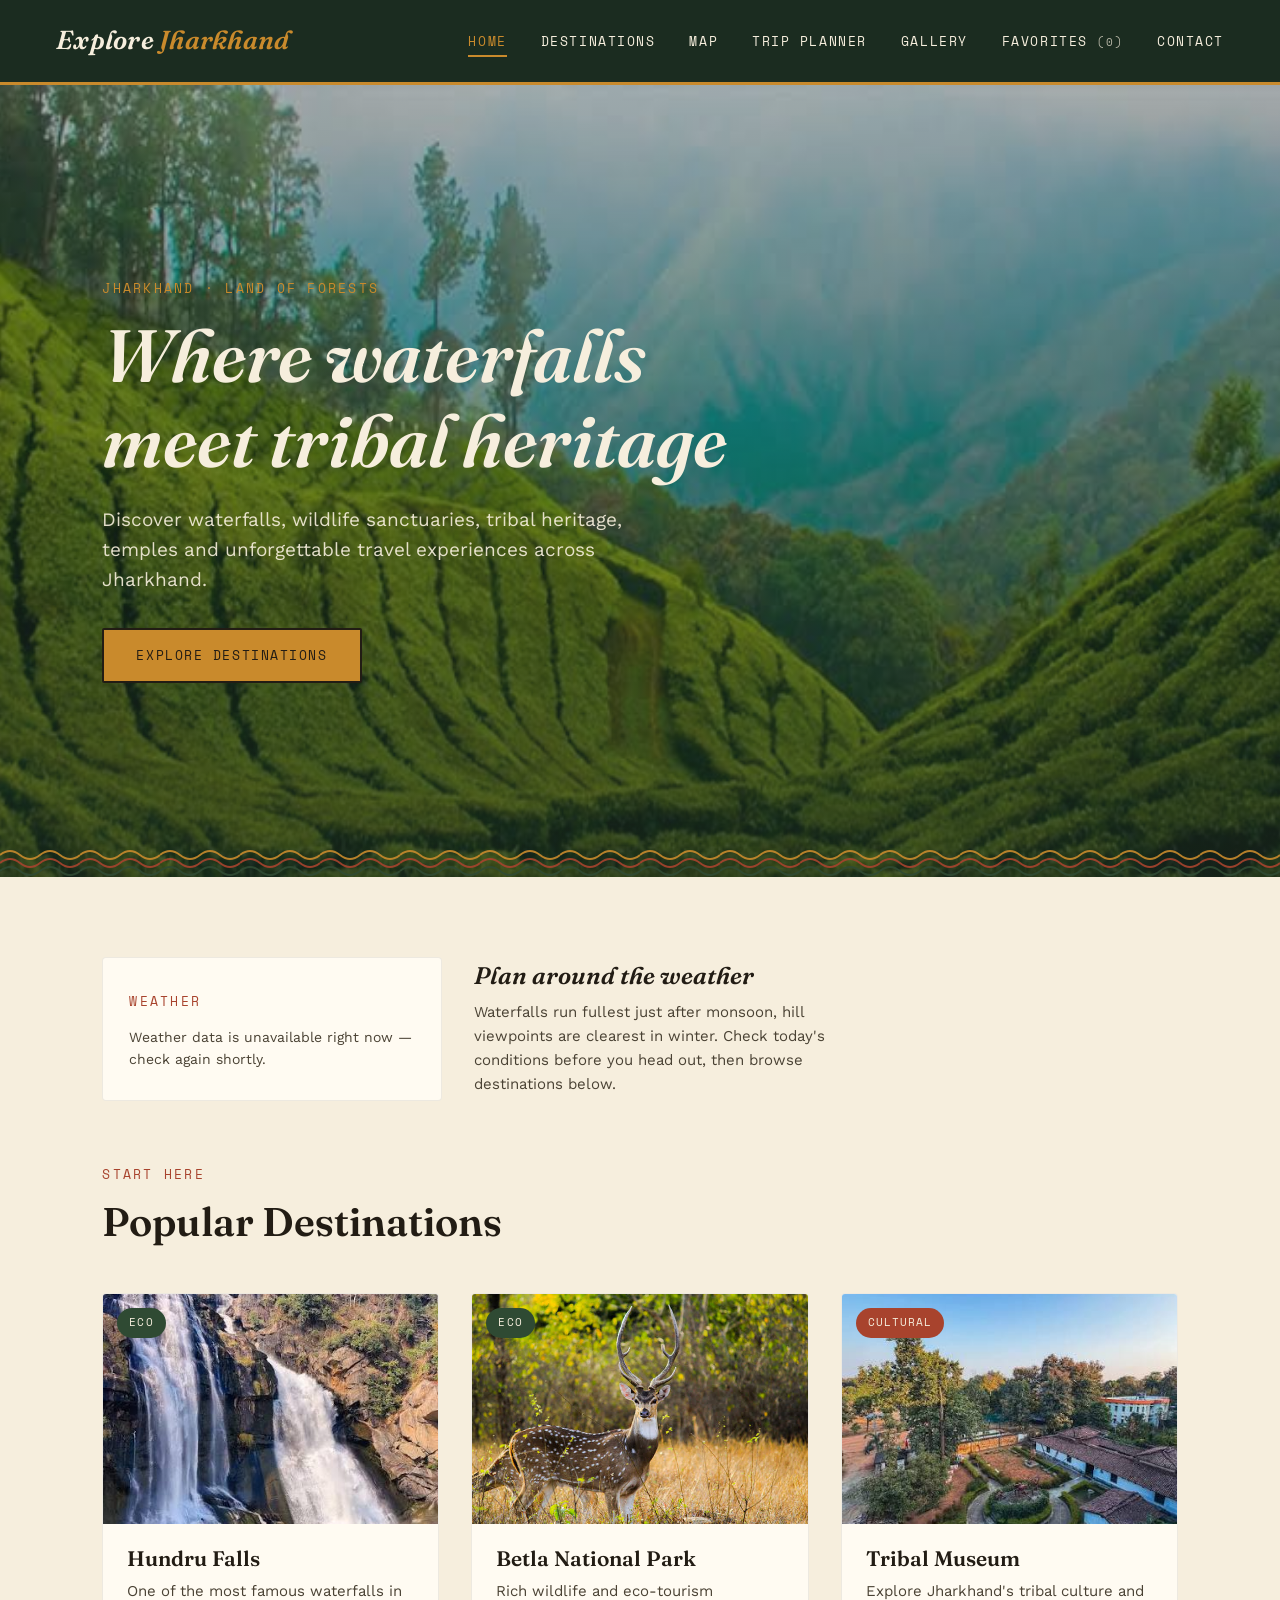
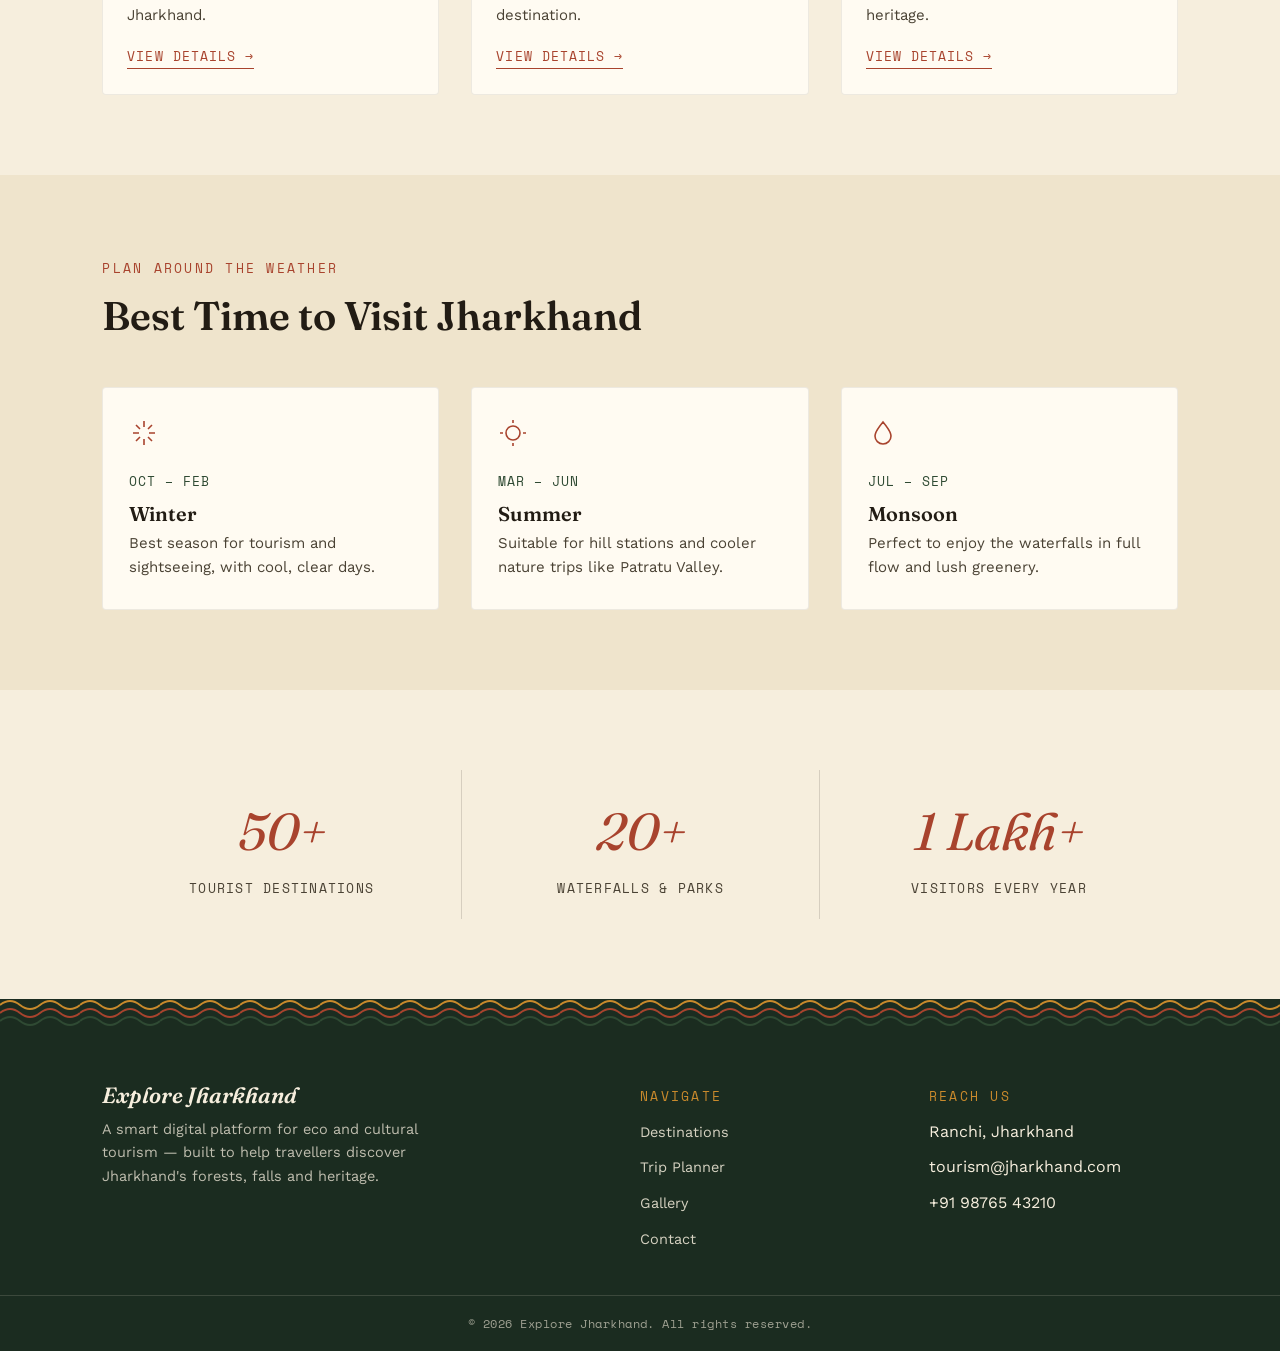
<file: index.html>
<!DOCTYPE html>
<html lang="en">
<head>
<meta charset="UTF-8">
<meta name="viewport" content="width=device-width, initial-scale=1.0">
<title>Explore Jharkhand — Home</title>
<link rel="icon" href="data:image/svg+xml,%3Csvg xmlns='http://www.w3.org/2000/svg' viewBox='0 0 32 32'%3E%3Crect width='32' height='32' rx='6' fill='%231B2C20'/%3E%3Cpath d='M16 5c5 6 8 10 8 14a8 8 0 0 1-16 0c0-4 3-8 8-14z' fill='%23C98A2C'/%3E%3C/svg%3E">
<link rel="manifest" href="manifest.json">
<meta name="theme-color" content="#1B2C20">
<meta name="description" content="A smart digital platform to discover eco and cultural tourism across Jharkhand — waterfalls, wildlife, tribal heritage and temples.">
<link rel="preconnect" href="https://fonts.googleapis.com">
<link href="https://fonts.googleapis.com/css2?family=Fraunces:ital,wght@0,300;0,600;1,500;1,600&family=Work+Sans:wght@400;500;600&family=Space+Mono:wght@400;700&display=swap" rel="stylesheet">
<link rel="stylesheet" href="style.css">
</head>
<body>

<nav class="site-nav">
  <a href="index.html" class="logo">Explore <span>Jharkhand</span></a>
  <button class="nav-toggle" aria-label="Toggle menu"><span></span><span></span><span></span></button>
  <ul class="nav-links">
  <li><a href="index.html" class="active">Home</a></li>
  <li><a href="destinations.html">Destinations</a></li>
  <li><a href="map.html">Map</a></li>
  <li><a href="planner.html">Trip Planner</a></li>
  <li><a href="gallery.html">Gallery</a></li>
  <li><a href="favorites.html">Favorites <span data-fav-count style="font-size:11px; opacity:0.7;">(0)</span></a></li>
  <li><a href="contact.html">Contact</a></li>
</ul>
</nav>

<section class="hero">
  <span class="eyebrow">Jharkhand · Land of Forests</span>
  <h1>Where waterfalls meet tribal heritage</h1>
  <p>Discover waterfalls, wildlife sanctuaries, tribal heritage, temples and unforgettable travel experiences across Jharkhand.</p>
  <a href="destinations.html" class="btn-earth">Explore Destinations</a>
  <div class="frieze"></div>
</section>

<section class="section" style="padding-bottom:0;">
  <div style="display:flex; flex-wrap:wrap; gap:32px; align-items:center; margin-bottom:60px;">
    <div class="info-card" id="weatherWidget" style="max-width:340px; flex:0 0 340px;">
      <p style="font-size:13px; color:var(--ink-soft); font-family:var(--font-mono);">Loading weather…</p>
    </div>
    <div style="flex:1; min-width:260px;">
      <h3 style="font-size:24px; font-style:italic; margin-bottom:10px;">Plan around the weather</h3>
      <p style="color:var(--ink-soft); font-size:15px; max-width:44ch;">Waterfalls run fullest just after monsoon, hill viewpoints are clearest in winter. Check today's conditions before you head out, then browse destinations below.</p>
    </div>
  </div>
</section>

<section class="section" style="padding-top:0;">
  <div class="section-head">
    <span class="eyebrow">Start Here</span>
    <h2>Popular Destinations</h2>
  </div>
  <div class="grid">

    <div class="place-card">
      <div class="thumb">
        <span class="place-tag eco">Eco</span>
        <img src="images/hundru.jpeg" alt="Hundru Falls">
      </div>
      <div class="body">
        <h5>Hundru Falls</h5>
        <p>One of the most famous waterfalls in Jharkhand.</p>
        <a href="destinations.html" class="link-arrow">View details →</a>
      </div>
    </div>

    <div class="place-card">
      <div class="thumb">
        <span class="place-tag eco">Eco</span>
        <img src="images/betlapark.jpeg" alt="Betla National Park">
      </div>
      <div class="body">
        <h5>Betla National Park</h5>
        <p>Rich wildlife and eco-tourism destination.</p>
        <a href="destinations.html" class="link-arrow">View details →</a>
      </div>
    </div>

    <div class="place-card">
      <div class="thumb">
        <span class="place-tag cultural">Cultural</span>
        <img src="images/tribalmuseum.jpeg" alt="Tribal Museum">
      </div>
      <div class="body">
        <h5>Tribal Museum</h5>
        <p>Explore Jharkhand's tribal culture and heritage.</p>
        <a href="destinations.html" class="link-arrow">View details →</a>
      </div>
    </div>

  </div>
</section>

<section class="section section-alt">
  <div class="section-head">
    <span class="eyebrow">Plan Around The Weather</span>
    <h2>Best Time to Visit Jharkhand</h2>
  </div>
  <div class="grid">

    <div class="info-card">
      <div class="icon">
        <svg width="30" height="30" viewBox="0 0 30 30" fill="none" stroke="currentColor" stroke-width="1.6"><path d="M15 3v6M15 21v6M4 15h6M20 15h6M7 7l4 4M19 19l4 4M7 23l4-4M19 11l4-4"/></svg>
      </div>
      <span class="when">Oct – Feb</span>
      <h4>Winter</h4>
      <p>Best season for tourism and sightseeing, with cool, clear days.</p>
    </div>

    <div class="info-card">
      <div class="icon">
        <svg width="30" height="30" viewBox="0 0 30 30" fill="none" stroke="currentColor" stroke-width="1.6"><circle cx="15" cy="15" r="7"/><path d="M15 2v3M15 25v3M2 15h3M25 15h3"/></svg>
      </div>
      <span class="when">Mar – Jun</span>
      <h4>Summer</h4>
      <p>Suitable for hill stations and cooler nature trips like Patratu Valley.</p>
    </div>

    <div class="info-card">
      <div class="icon">
        <svg width="30" height="30" viewBox="0 0 30 30" fill="none" stroke="currentColor" stroke-width="1.6"><path d="M15 4c5 6 8 10 8 14a8 8 0 0 1-16 0c0-4 3-8 8-14z"/></svg>
      </div>
      <span class="when">Jul – Sep</span>
      <h4>Monsoon</h4>
      <p>Perfect to enjoy the waterfalls in full flow and lush greenery.</p>
    </div>

  </div>
</section>

<section class="section">
  <div class="stats-row">
    <div class="stat"><div class="num">50+</div><div class="label">Tourist Destinations</div></div>
    <div class="stat"><div class="num">20+</div><div class="label">Waterfalls &amp; Parks</div></div>
    <div class="stat"><div class="num">1 Lakh+</div><div class="label">Visitors Every Year</div></div>
  </div>
</section>

<footer class="site-footer">
  <div class="frieze"></div>
  <div class="footer-inner">
    <div>
      <h5>Explore Jharkhand</h5>
      <p>A smart digital platform for eco and cultural tourism — built to help travellers discover Jharkhand's forests, falls and heritage.</p>
    </div>
    <div class="footer-col">
      <span class="eyebrow">Navigate</span>
      <ul>
        <li><a href="destinations.html">Destinations</a></li>
        <li><a href="planner.html">Trip Planner</a></li>
        <li><a href="gallery.html">Gallery</a></li>
        <li><a href="contact.html">Contact</a></li>
      </ul>
    </div>
    <div class="footer-col">
      <span class="eyebrow">Reach Us</span>
      <ul>
        <li>Ranchi, Jharkhand</li>
        <li>tourism@jharkhand.com</li>
        <li>+91 98765 43210</li>
      </ul>
    </div>
  </div>
  <div class="footer-bottom">© 2026 Explore Jharkhand. All rights reserved.</div>
</footer>

<script src="script.js"></script>
<script>
  if ('serviceWorker' in navigator) {
    window.addEventListener('load', function () {
      navigator.serviceWorker.register('sw.js').catch(function (err) {
        console.log('Service worker registration failed:', err);
      });
    });
  }
</script>
<script>loadWeather();</script>
</body>
</html>
</file>
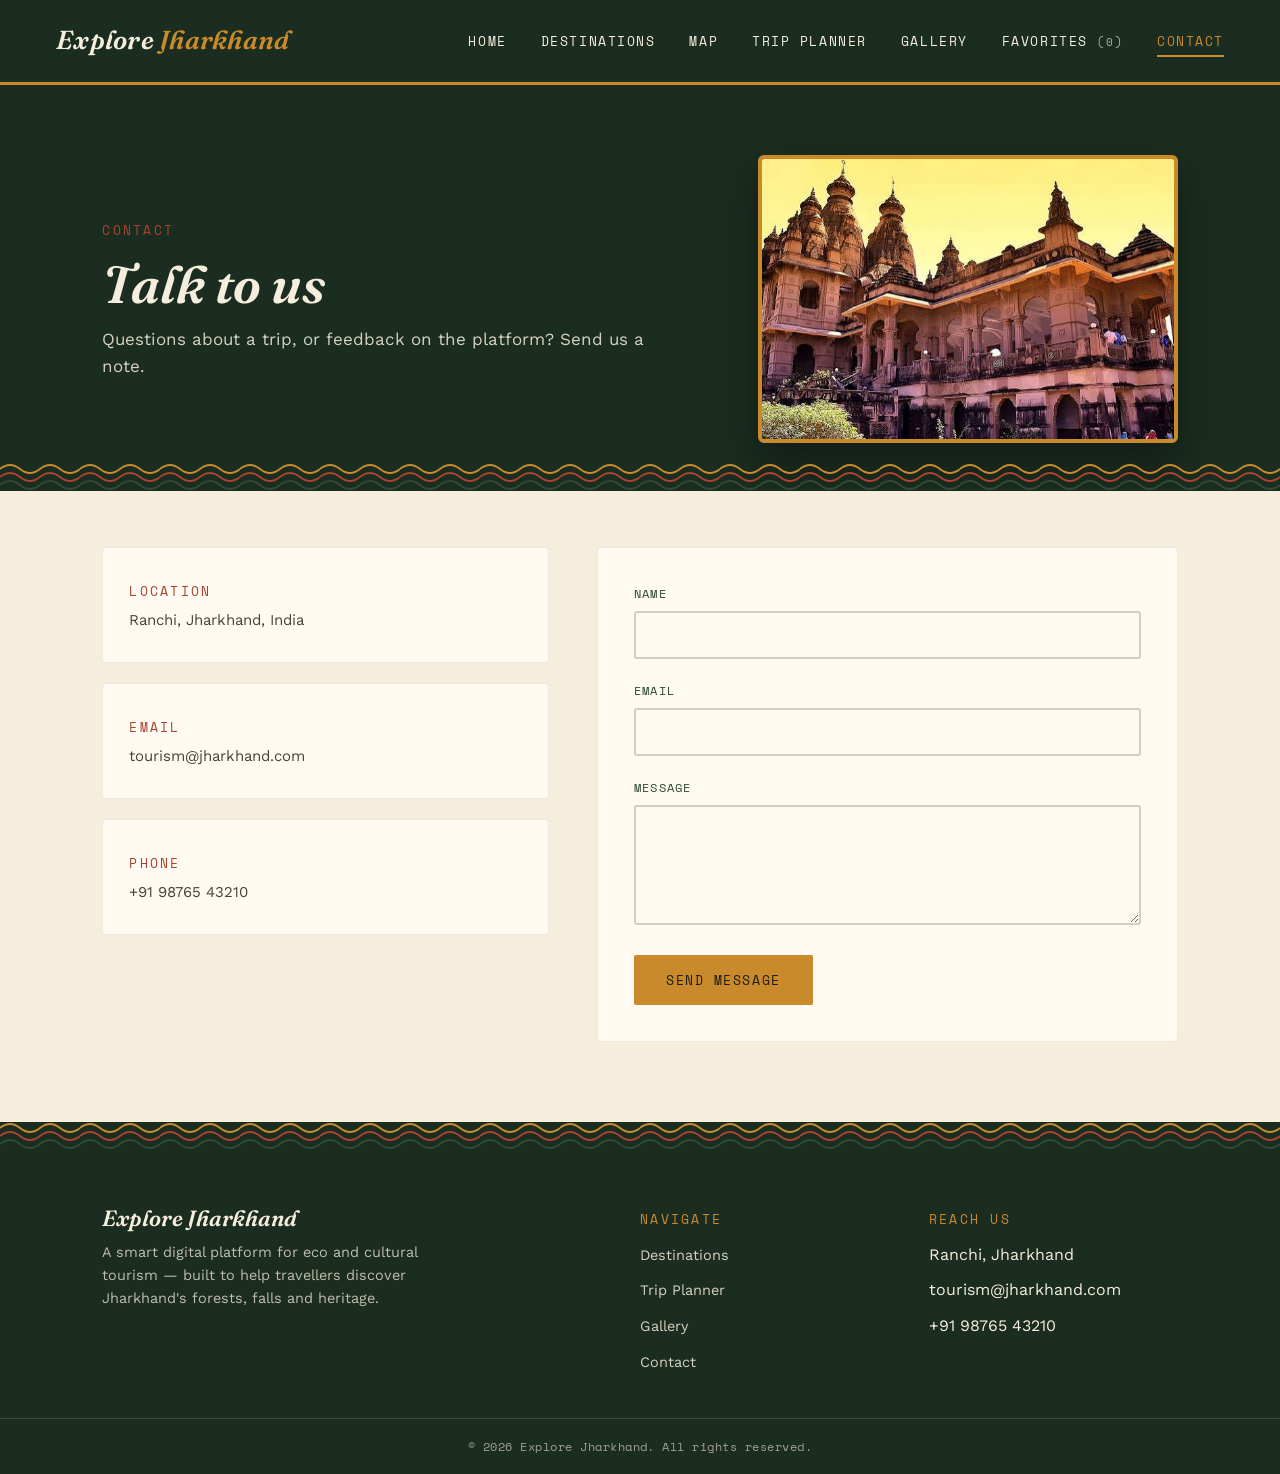
<file: contact.html>
<!DOCTYPE html>
<html lang="en">
<head>
<meta charset="UTF-8">
<meta name="viewport" content="width=device-width, initial-scale=1.0">
<title>Contact — Explore Jharkhand</title>
<link rel="icon" href="data:image/svg+xml,%3Csvg xmlns='http://www.w3.org/2000/svg' viewBox='0 0 32 32'%3E%3Crect width='32' height='32' rx='6' fill='%231B2C20'/%3E%3Cpath d='M16 5c5 6 8 10 8 14a8 8 0 0 1-16 0c0-4 3-8 8-14z' fill='%23C98A2C'/%3E%3C/svg%3E">
<link rel="manifest" href="manifest.json">
<meta name="theme-color" content="#1B2C20">
<meta name="description" content="Get in touch with the Explore Jharkhand team, or send us feedback about your trip.">
<link rel="preconnect" href="https://fonts.googleapis.com">
<link href="https://fonts.googleapis.com/css2?family=Fraunces:ital,wght@0,300;0,600;1,500;1,600&family=Work+Sans:wght@400;500;600&family=Space+Mono:wght@400;700&display=swap" rel="stylesheet">
<link rel="stylesheet" href="style.css">
</head>
<body>

<nav class="site-nav">
  <a href="index.html" class="logo">Explore <span>Jharkhand</span></a>
  <button class="nav-toggle" aria-label="Toggle menu"><span></span><span></span><span></span></button>
  <ul class="nav-links">
  <li><a href="index.html">Home</a></li>
  <li><a href="destinations.html">Destinations</a></li>
  <li><a href="map.html">Map</a></li>
  <li><a href="planner.html">Trip Planner</a></li>
  <li><a href="gallery.html">Gallery</a></li>
  <li><a href="favorites.html">Favorites <span data-fav-count style="font-size:11px; opacity:0.7;">(0)</span></a></li>
  <li><a href="contact.html" class="active">Contact</a></li>
</ul>
</nav>

<section class="page-header">
  <div class="page-header-inner">
    <div class="page-header-text">
      <span class="eyebrow">Contact</span>
      <h1>Talk to us</h1>
      <p>Questions about a trip, or feedback on the platform? Send us a note.</p>
    </div>
    <div class="page-header-media">
  <img src="images/tour2.jpeg" alt="Jharkhand landscape">
</div>
  </div>
  <div class="frieze"></div>
</section>

<section class="section" style="padding-top:56px;">
  <div style="display:grid; grid-template-columns:1fr 1.3fr; gap:48px;" id="contactGrid">

    <div>
      <div class="info-card" style="margin-bottom:20px;">
        <span class="eyebrow" style="margin-bottom:6px;">Location</span>
        <p style="color:var(--ink-soft);">Ranchi, Jharkhand, India</p>
      </div>
      <div class="info-card" style="margin-bottom:20px;">
        <span class="eyebrow" style="margin-bottom:6px;">Email</span>
        <p style="color:var(--ink-soft);">tourism@jharkhand.com</p>
      </div>
      <div class="info-card">
        <span class="eyebrow" style="margin-bottom:6px;">Phone</span>
        <p style="color:var(--ink-soft);">+91 98765 43210</p>
      </div>
    </div>

    <div>
      <form class="form-card" id="contactForm" onsubmit="submitFeedback(event)">
        <label class="field-label" for="name">Name</label>
        <input type="text" id="name" class="field" required>

        <label class="field-label" for="email">Email</label>
        <input type="email" id="email" class="field" required>

        <label class="field-label" for="message">Message</label>
        <textarea id="message" class="field" rows="5" required></textarea>

        <button type="submit" class="btn-earth" style="border:none;">Send Message</button>
      </form>

      <div class="success-panel" id="successPanel" style="display:none;">
        <span class="eyebrow" style="color:var(--forest);">Sent</span>
        <h3>Thanks — your message is in.</h3>
        <p>We'll get back to you soon.</p>
        <a href="#" class="link-arrow" onclick="resetContactForm(); return false;">Send another message →</a>
      </div>
    </div>

  </div>
</section>

<style>
@media (max-width:820px){
  #contactGrid{ grid-template-columns:1fr !important; }
}
</style>

<footer class="site-footer">
  <div class="frieze"></div>
  <div class="footer-inner">
    <div>
      <h5>Explore Jharkhand</h5>
      <p>A smart digital platform for eco and cultural tourism — built to help travellers discover Jharkhand's forests, falls and heritage.</p>
    </div>
    <div class="footer-col">
      <span class="eyebrow">Navigate</span>
      <ul>
        <li><a href="destinations.html">Destinations</a></li>
        <li><a href="planner.html">Trip Planner</a></li>
        <li><a href="gallery.html">Gallery</a></li>
        <li><a href="contact.html" class="active">Contact</a></li>
      </ul>
    </div>
    <div class="footer-col">
      <span class="eyebrow">Reach Us</span>
      <ul>
        <li>Ranchi, Jharkhand</li>
        <li>tourism@jharkhand.com</li>
        <li>+91 98765 43210</li>
      </ul>
    </div>
  </div>
  <div class="footer-bottom">© 2026 Explore Jharkhand. All rights reserved.</div>
</footer>

<script src="script.js"></script>
<script>
  if ('serviceWorker' in navigator) {
    window.addEventListener('load', function () {
      navigator.serviceWorker.register('sw.js').catch(function (err) {
        console.log('Service worker registration failed:', err);
      });
    });
  }
</script>
</body>
</html>
</file>
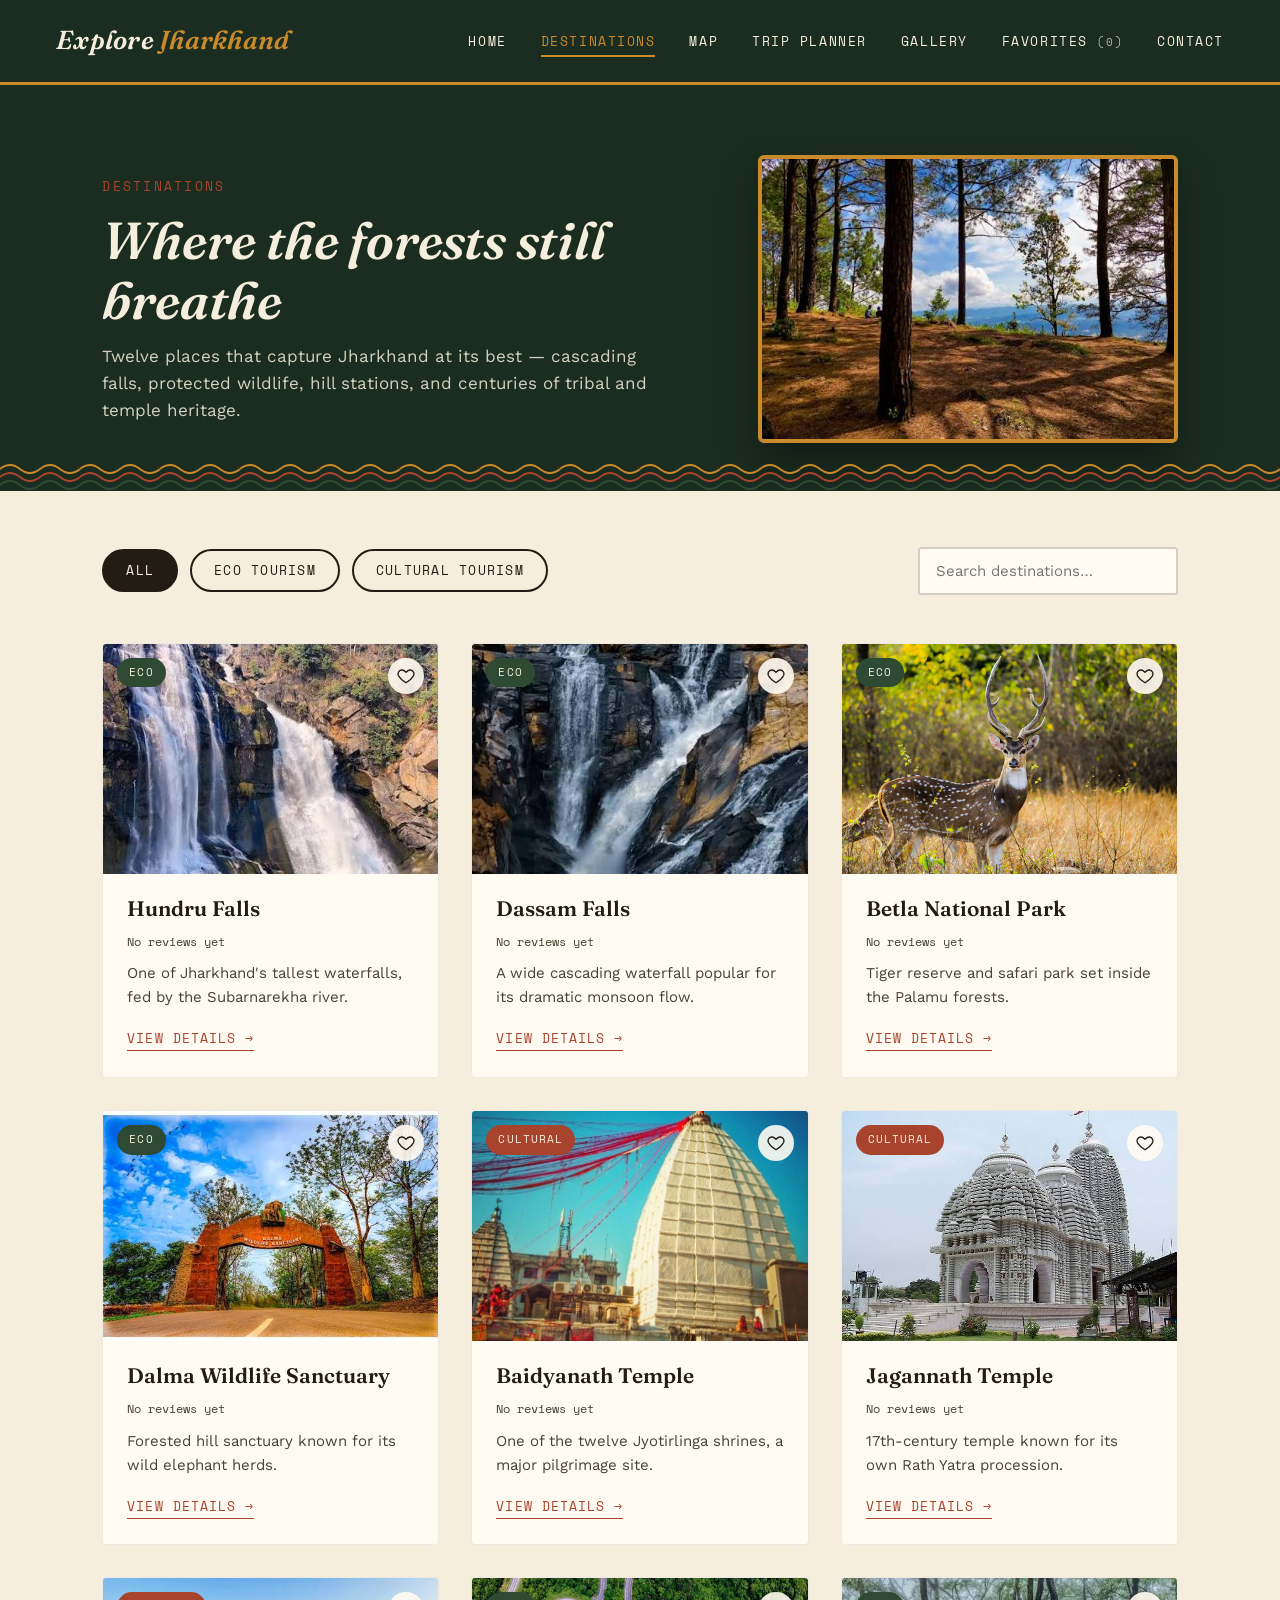
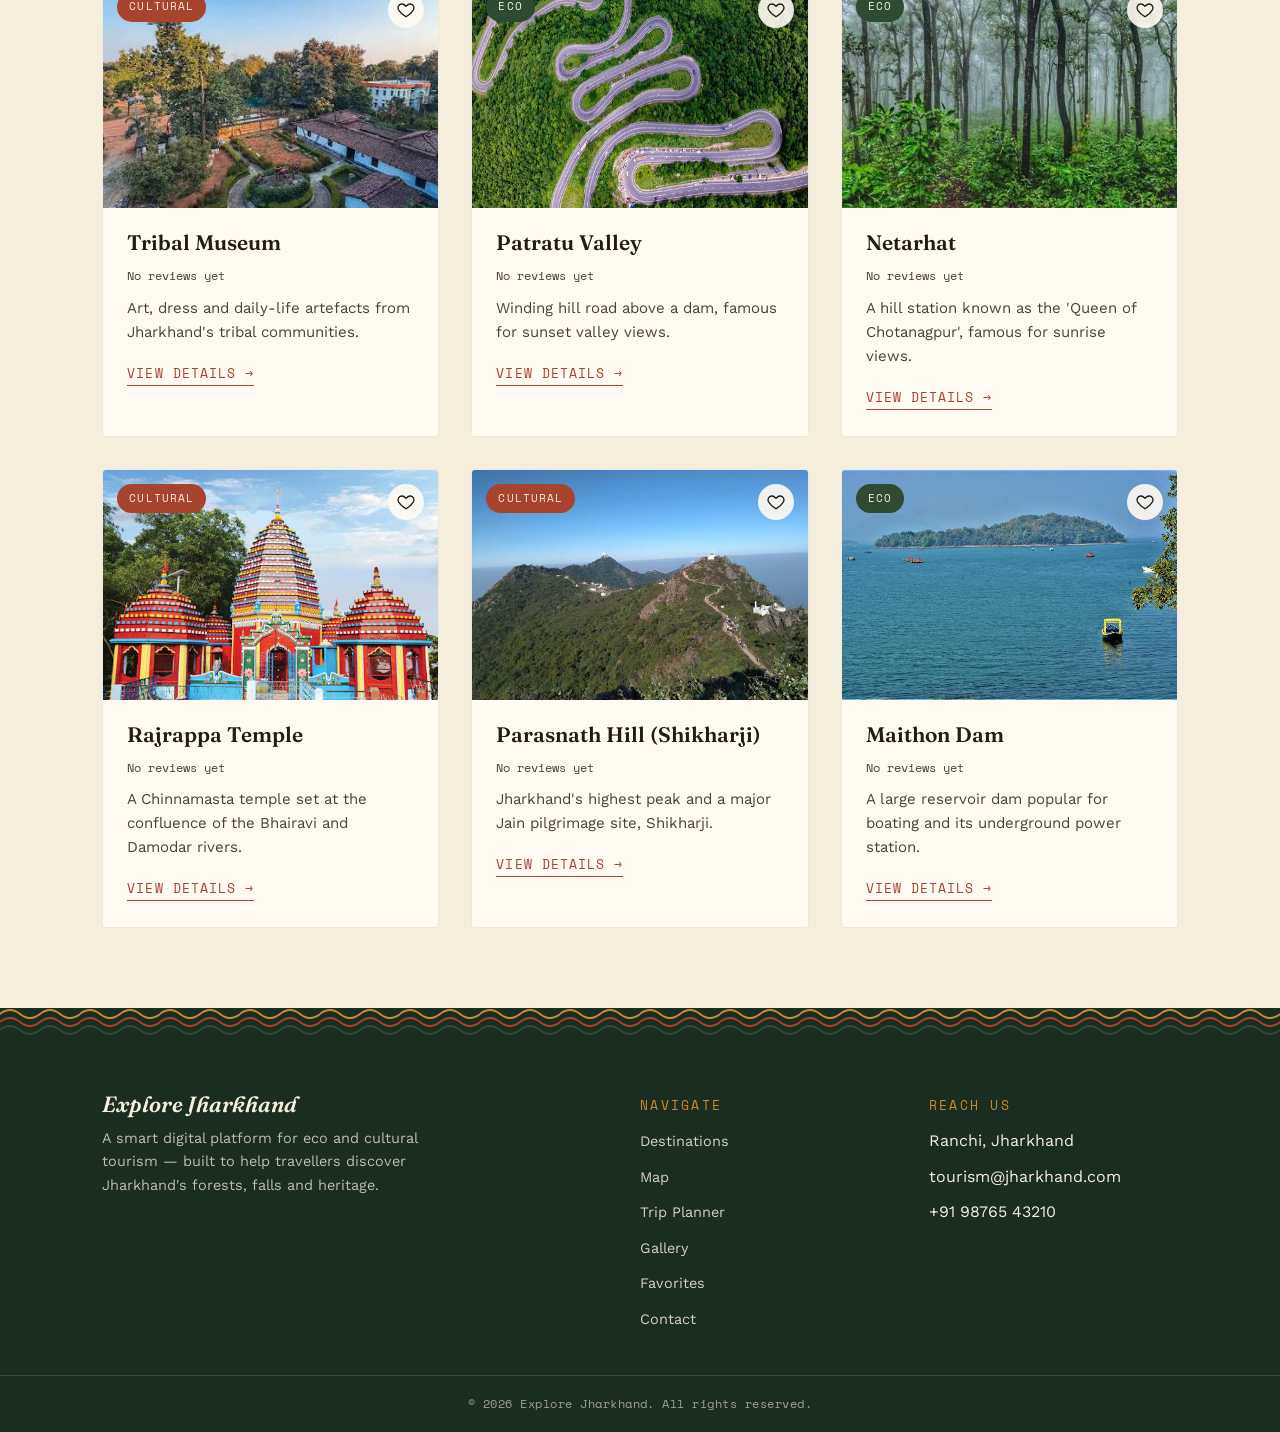
<file: destinations.html>
<!DOCTYPE html>
<html lang="en">
<head>
<meta charset="UTF-8">
<meta name="viewport" content="width=device-width, initial-scale=1.0">
<title>Destinations — Explore Jharkhand</title>
<meta name="description" content="Browse eco and cultural destinations across Jharkhand — waterfalls, wildlife sanctuaries, temples and heritage sites.">
<link rel="icon" href="data:image/svg+xml,%3Csvg xmlns='http://www.w3.org/2000/svg' viewBox='0 0 32 32'%3E%3Crect width='32' height='32' rx='6' fill='%231B2C20'/%3E%3Cpath d='M16 5c5 6 8 10 8 14a8 8 0 0 1-16 0c0-4 3-8 8-14z' fill='%23C98A2C'/%3E%3C/svg%3E">
<link rel="manifest" href="manifest.json">
<meta name="theme-color" content="#1B2C20">
<link rel="preconnect" href="https://fonts.googleapis.com">
<link href="https://fonts.googleapis.com/css2?family=Fraunces:ital,wght@0,300;0,600;1,500;1,600&family=Work+Sans:wght@400;500;600&family=Space+Mono:wght@400;700&display=swap" rel="stylesheet">
<link rel="stylesheet" href="style.css">
</head>
<body>

<nav class="site-nav">
  <a href="index.html" class="logo">Explore <span>Jharkhand</span></a>
  <button class="nav-toggle" aria-label="Toggle menu"><span></span><span></span><span></span></button>
  <ul class="nav-links">
    <li><a href="index.html">Home</a></li>
    <li><a href="destinations.html" class="active">Destinations</a></li>
    <li><a href="map.html">Map</a></li>
    <li><a href="planner.html">Trip Planner</a></li>
    <li><a href="gallery.html">Gallery</a></li>
    <li><a href="favorites.html">Favorites <span data-fav-count style="font-size:11px; opacity:0.7;">(0)</span></a></li>
    <li><a href="contact.html">Contact</a></li>
  </ul>
</nav>

<section class="page-header">
  <div class="page-header-inner">
    <div class="page-header-text">
      <span class="eyebrow">Destinations</span>
      <h1>Where the forests still breathe</h1>
      <p>Twelve places that capture Jharkhand at its best — cascading falls, protected wildlife, hill stations, and centuries of tribal and temple heritage.</p>
    </div>
    <div class="page-header-media">
      <img src="images/tour3.jpeg" alt="Jharkhand landscape">
    </div>
  </div>
  <div class="frieze"></div>
</section>

<section class="section" style="padding-top:56px;">
  <div style="display:flex; flex-wrap:wrap; gap:16px; align-items:center; justify-content:space-between; margin-bottom:48px;">
    <div style="display:flex; gap:12px; flex-wrap:wrap;">
      <button class="pill is-active" data-type="all" onclick="filterPlaces('all')">All</button>
      <button class="pill" data-type="eco" onclick="filterPlaces('eco')">Eco Tourism</button>
      <button class="pill" data-type="cultural" onclick="filterPlaces('cultural')">Cultural Tourism</button>
    </div>
    <input type="text" id="searchInput" class="field" style="max-width:260px; margin-bottom:0;" placeholder="Search destinations…" onkeyup="searchPlaces()">
  </div>

  <div class="grid" id="destinationsGrid"></div>
</section>

<footer class="site-footer">
  <div class="frieze"></div>
  <div class="footer-inner">
    <div>
      <h5>Explore Jharkhand</h5>
      <p>A smart digital platform for eco and cultural tourism — built to help travellers discover Jharkhand's forests, falls and heritage.</p>
    </div>
    <div class="footer-col">
      <span class="eyebrow">Navigate</span>
      <ul>
        <li><a href="destinations.html">Destinations</a></li>
        <li><a href="map.html">Map</a></li>
        <li><a href="planner.html">Trip Planner</a></li>
        <li><a href="gallery.html">Gallery</a></li>
        <li><a href="favorites.html">Favorites</a></li>
        <li><a href="contact.html">Contact</a></li>
      </ul>
    </div>
    <div class="footer-col">
      <span class="eyebrow">Reach Us</span>
      <ul>
        <li>Ranchi, Jharkhand</li>
        <li>tourism@jharkhand.com</li>
        <li>+91 98765 43210</li>
      </ul>
    </div>
  </div>
  <div class="footer-bottom">© 2026 Explore Jharkhand. All rights reserved.</div>
</footer>

<script src="script.js"></script>
<script>
  if ('serviceWorker' in navigator) {
    window.addEventListener('load', function () {
      navigator.serviceWorker.register('sw.js').catch(function (err) {
        console.log('Service worker registration failed:', err);
      });
    });
  }
</script>
<script>
  function renderDestinationsGrid() {
    var grid = document.getElementById("destinationsGrid");
    var html = "";
    Object.keys(PLACES).forEach(function (key) {
      var p = PLACES[key];
      html += '<div class="place-card destination-card ' + p.category + '">' +
        '<div class="thumb">' +
          '<span class="place-tag ' + p.category + '">' + (p.category === "eco" ? "Eco" : "Cultural") + '</span>' +
          renderFavoriteButton(key) +
          '<img src="' + p.img + '" alt="' + p.name + '">' +
        '</div>' +
        '<div class="body">' +
          '<h5>' + p.name + '</h5>' +
          '<div style="margin-bottom:8px;">' + renderRatingBadge(key) + '</div>' +
          '<p>' + p.summary + '</p>' +
          '<a href="detail.html?place=' + key + '" class="link-arrow">View details →</a>' +
        '</div></div>';
    });
    grid.innerHTML = html;
  }
  renderDestinationsGrid();

  document.addEventListener("DOMContentLoaded", function(){
    var countEls = document.querySelectorAll("[data-fav-count]");
    countEls.forEach(function(el){ el.textContent = "(" + getFavorites().length + ")"; });
  });
</script>
</body>
</html>
</file>
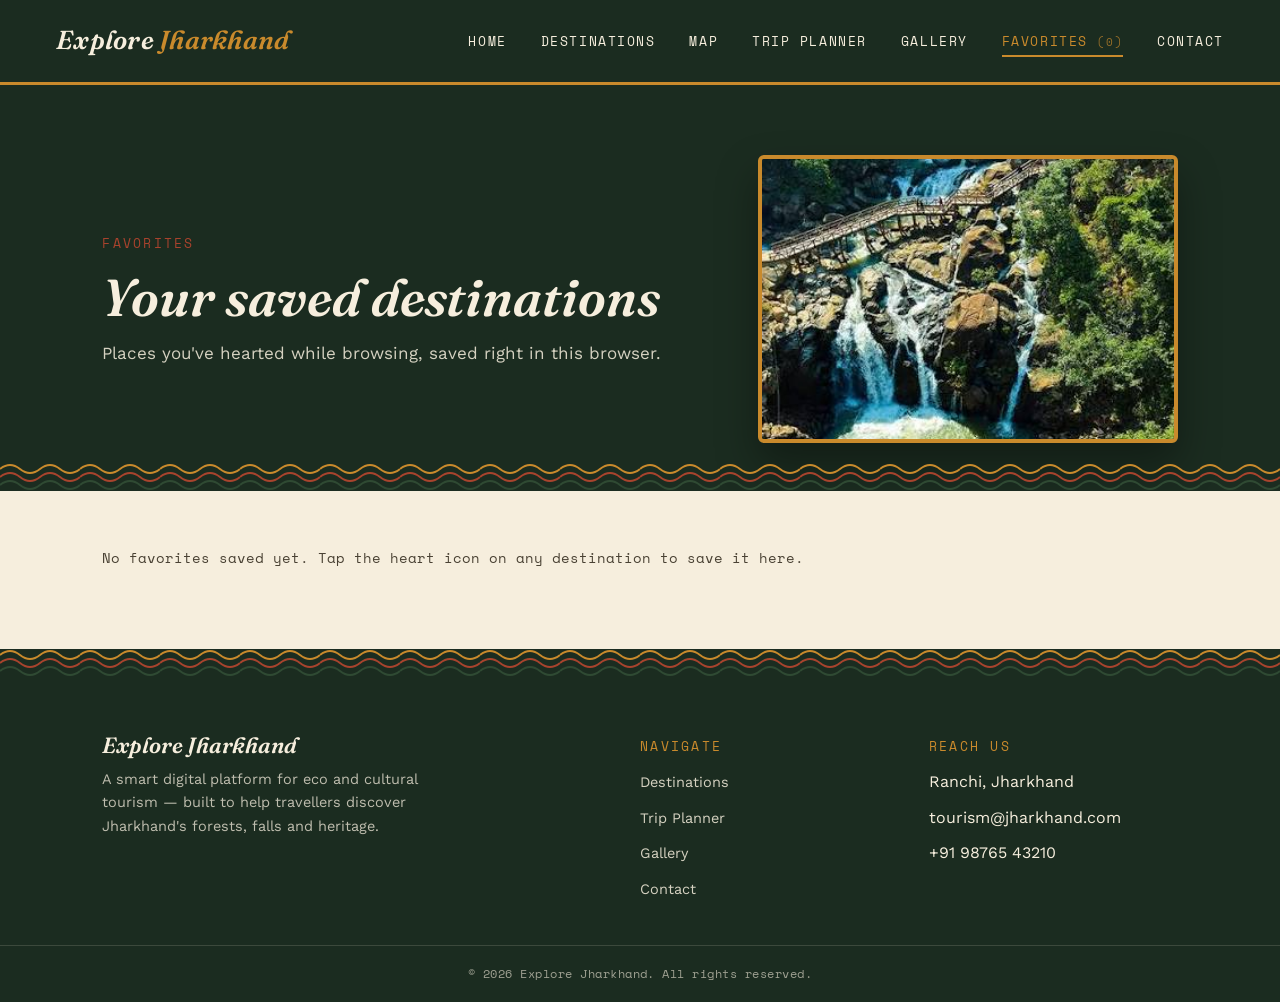
<file: favorites.html>
<!DOCTYPE html>
<html lang="en">
<head>
<meta charset="UTF-8">
<meta name="viewport" content="width=device-width, initial-scale=1.0">
<title>Favorites — Explore Jharkhand</title>
<link rel="icon" href="data:image/svg+xml,%3Csvg xmlns='http://www.w3.org/2000/svg' viewBox='0 0 32 32'%3E%3Crect width='32' height='32' rx='6' fill='%231B2C20'/%3E%3Cpath d='M16 5c5 6 8 10 8 14a8 8 0 0 1-16 0c0-4 3-8 8-14z' fill='%23C98A2C'/%3E%3C/svg%3E">
<link rel="manifest" href="manifest.json">
<meta name="theme-color" content="#1B2C20">
<link rel="preconnect" href="https://fonts.googleapis.com">
<link href="https://fonts.googleapis.com/css2?family=Fraunces:ital,wght@0,300;0,600;1,500;1,600&family=Work+Sans:wght@400;500;600&family=Space+Mono:wght@400;700&display=swap" rel="stylesheet">
<link rel="stylesheet" href="style.css">
</head>
<body>

<nav class="site-nav">
  <a href="index.html" class="logo">Explore <span>Jharkhand</span></a>
  <button class="nav-toggle" aria-label="Toggle menu"><span></span><span></span><span></span></button>
  <ul class="nav-links">
    <li><a href="index.html">Home</a></li>
    <li><a href="destinations.html">Destinations</a></li>
    <li><a href="map.html">Map</a></li>
    <li><a href="planner.html">Trip Planner</a></li>
    <li><a href="gallery.html">Gallery</a></li>
    <li><a href="favorites.html" class="active">Favorites <span data-fav-count style="font-size:11px; opacity:0.7;">(0)</span></a></li>
    <li><a href="contact.html">Contact</a></li>
  </ul>
</nav>

<section class="page-header">
  <div class="page-header-inner">
    <div class="page-header-text">
      <span class="eyebrow">Favorites</span>
      <h1>Your saved destinations</h1>
      <p>Places you've hearted while browsing, saved right in this browser.</p>
    </div>
    <div class="page-header-media">
      <img src="images/tour6.jpeg" alt="Jharkhand landscape">
    </div>
  </div>
  <div class="frieze"></div>
</section>

<section class="section" style="padding-top:56px;">
  <div id="favoritesList"></div>
</section>

<footer class="site-footer">
  <div class="frieze"></div>
  <div class="footer-inner">
    <div>
      <h5>Explore Jharkhand</h5>
      <p>A smart digital platform for eco and cultural tourism — built to help travellers discover Jharkhand's forests, falls and heritage.</p>
    </div>
    <div class="footer-col">
      <span class="eyebrow">Navigate</span>
      <ul>
        <li><a href="destinations.html">Destinations</a></li>
        <li><a href="planner.html">Trip Planner</a></li>
        <li><a href="gallery.html">Gallery</a></li>
        <li><a href="contact.html">Contact</a></li>
      </ul>
    </div>
    <div class="footer-col">
      <span class="eyebrow">Reach Us</span>
      <ul>
        <li>Ranchi, Jharkhand</li>
        <li>tourism@jharkhand.com</li>
        <li>+91 98765 43210</li>
      </ul>
    </div>
  </div>
  <div class="footer-bottom">© 2026 Explore Jharkhand. All rights reserved.</div>
</footer>

<script src="script.js"></script>
<script>
  if ('serviceWorker' in navigator) {
    window.addEventListener('load', function () {
      navigator.serviceWorker.register('sw.js').catch(function (err) {
        console.log('Service worker registration failed:', err);
      });
    });
  }
</script>
<script>
  renderFavoritesList("favoritesList");
  document.addEventListener("DOMContentLoaded", function(){
    var countEls = document.querySelectorAll("[data-fav-count]");
    countEls.forEach(function(el){ el.textContent = "(" + getFavorites().length + ")"; });
  });
</script>
</body>
</html>
</file>
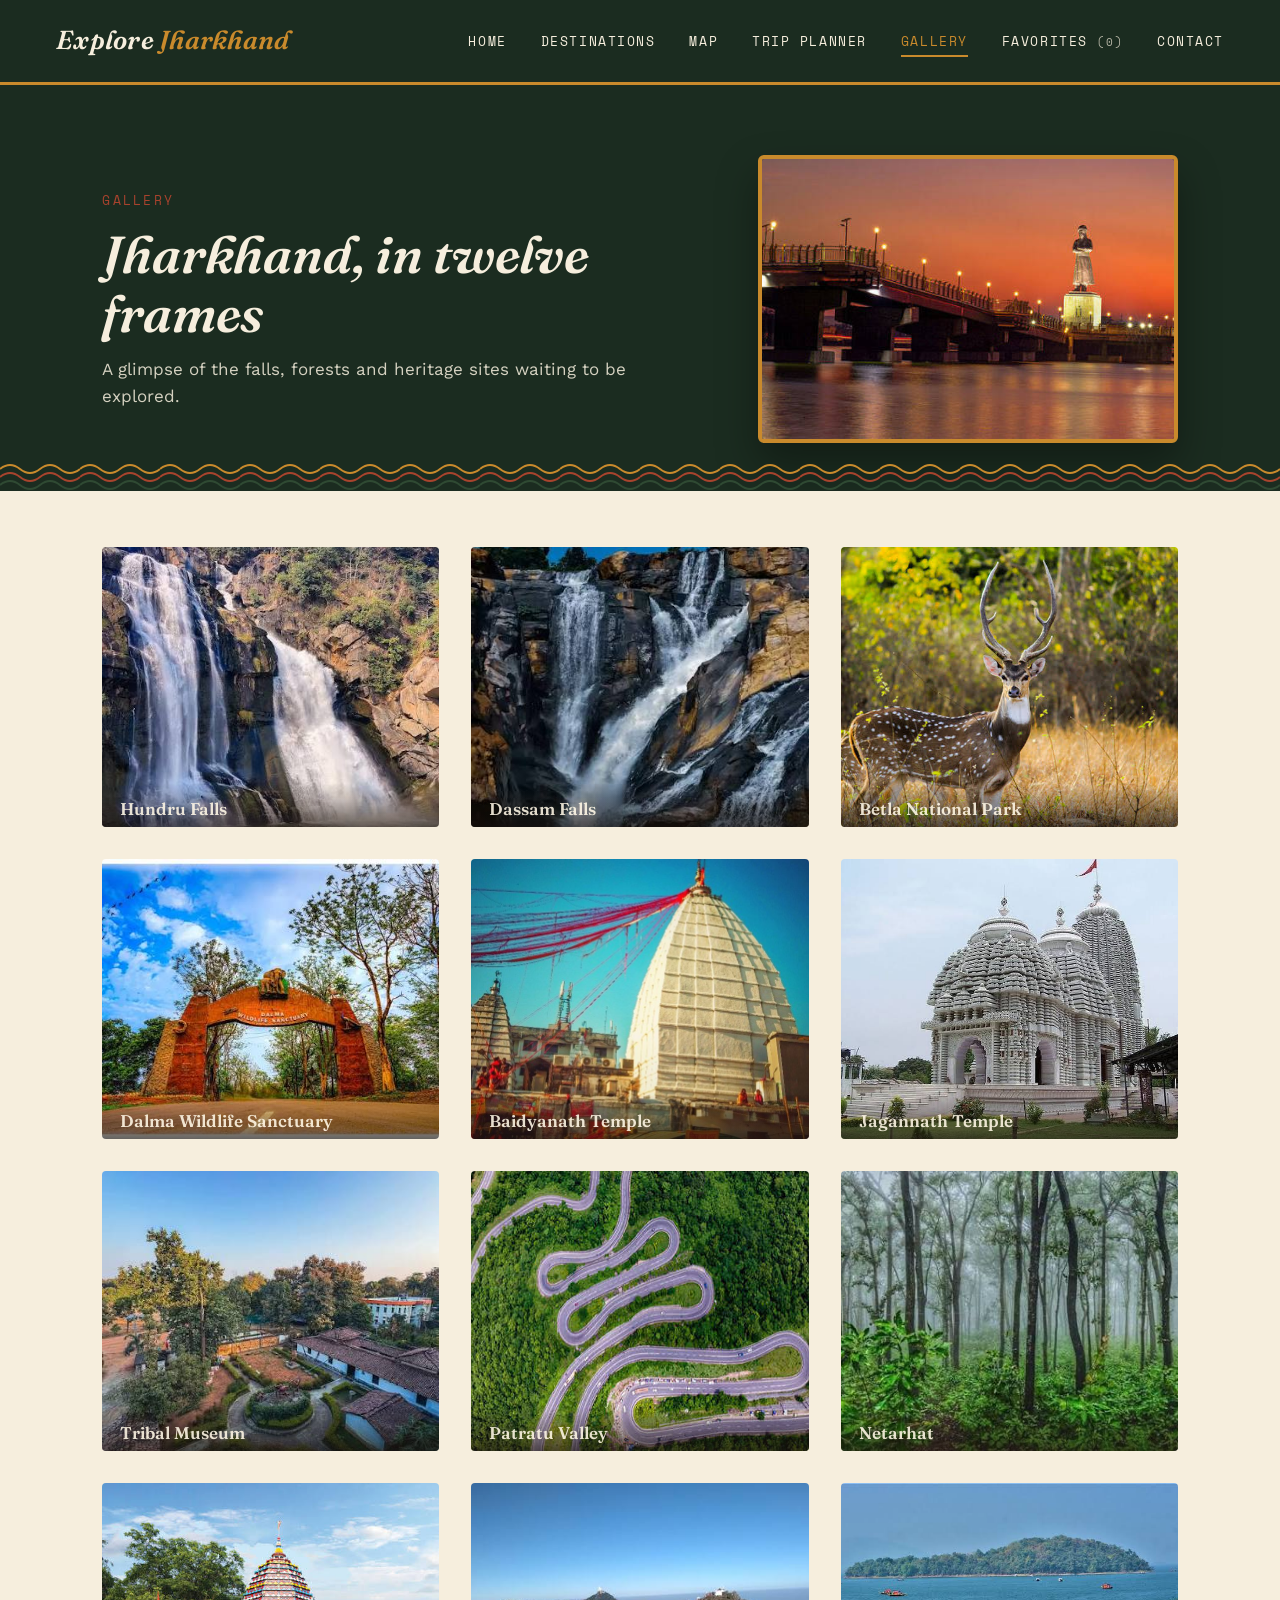
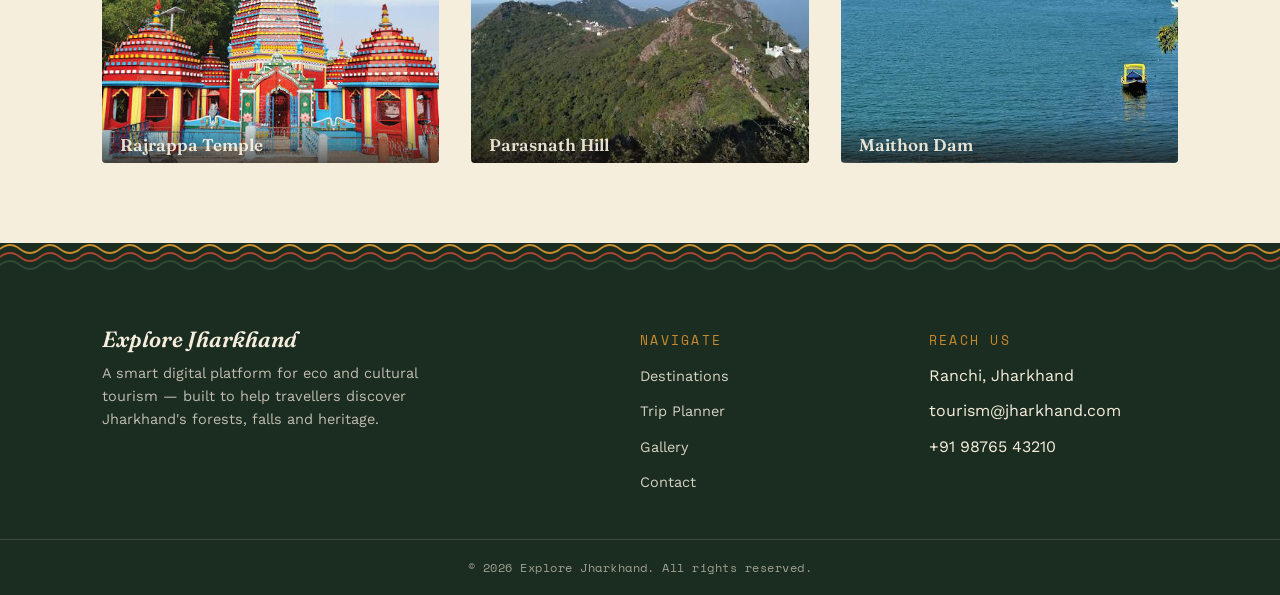
<file: gallery.html>
<!DOCTYPE html>
<html lang="en">
<head>
<meta charset="UTF-8">
<meta name="viewport" content="width=device-width, initial-scale=1.0">
<title>Gallery — Explore Jharkhand</title>
<link rel="icon" href="data:image/svg+xml,%3Csvg xmlns='http://www.w3.org/2000/svg' viewBox='0 0 32 32'%3E%3Crect width='32' height='32' rx='6' fill='%231B2C20'/%3E%3Cpath d='M16 5c5 6 8 10 8 14a8 8 0 0 1-16 0c0-4 3-8 8-14z' fill='%23C98A2C'/%3E%3C/svg%3E">
<link rel="manifest" href="manifest.json">
<meta name="theme-color" content="#1B2C20">
<meta name="description" content="A photo gallery of Jharkhand's waterfalls, wildlife and cultural heritage.">
<link rel="preconnect" href="https://fonts.googleapis.com">
<link href="https://fonts.googleapis.com/css2?family=Fraunces:ital,wght@0,300;0,600;1,500;1,600&family=Work+Sans:wght@400;500;600&family=Space+Mono:wght@400;700&display=swap" rel="stylesheet">
<link rel="stylesheet" href="style.css">
</head>
<body>

<nav class="site-nav">
  <a href="index.html" class="logo">Explore <span>Jharkhand</span></a>
  <button class="nav-toggle" aria-label="Toggle menu"><span></span><span></span><span></span></button>
  <ul class="nav-links">
  <li><a href="index.html">Home</a></li>
  <li><a href="destinations.html">Destinations</a></li>
  <li><a href="map.html">Map</a></li>
  <li><a href="planner.html">Trip Planner</a></li>
  <li><a href="gallery.html" class="active">Gallery</a></li>
  <li><a href="favorites.html">Favorites <span data-fav-count style="font-size:11px; opacity:0.7;">(0)</span></a></li>
  <li><a href="contact.html">Contact</a></li>
</ul>
</nav>

<section class="page-header">
  <div class="page-header-inner">
    <div class="page-header-text">
      <span class="eyebrow">Gallery</span>
      <h1>Jharkhand, in twelve frames</h1>
      <p>A glimpse of the falls, forests and heritage sites waiting to be explored.</p>
    </div>
    <div class="page-header-media">
      <img src="images/tour4.jpeg" alt="Jharkhand landscape">
    </div>
  </div>
  <div class="frieze"></div>
</section>
<section class="section" style="padding-top:56px;">
  <div class="grid">
    <div class="gallery-item"><img src="images/hundru.jpeg" alt="Hundru Falls"><div class="gallery-caption"><h5>Hundru Falls</h5></div></div>
    <div class="gallery-item"><img src="images/dassamfalls.jpeg" alt="Dassam Falls"><div class="gallery-caption"><h5>Dassam Falls</h5></div></div>
    <div class="gallery-item"><img src="images/betlapark.jpeg" alt="Betla National Park"><div class="gallery-caption"><h5>Betla National Park</h5></div></div>
    <div class="gallery-item"><img src="images/dalma.jpeg" alt="Dalma Wildlife Sanctuary"><div class="gallery-caption"><h5>Dalma Wildlife Sanctuary</h5></div></div>
    <div class="gallery-item"><img src="images/baidyanath.jpeg" alt="Baidyanath Temple"><div class="gallery-caption"><h5>Baidyanath Temple</h5></div></div>
    <div class="gallery-item"><img src="images/jaganath.jpeg" alt="Jagannath Temple"><div class="gallery-caption"><h5>Jagannath Temple</h5></div></div>
    <div class="gallery-item"><img src="images/tribalmuseum.jpeg" alt="Tribal Museum"><div class="gallery-caption"><h5>Tribal Museum</h5></div></div>
    <div class="gallery-item"><img src="images/patratu.jpeg" alt="Patratu Valley"><div class="gallery-caption"><h5>Patratu Valley</h5></div></div>
    <div class="gallery-item"><img src="images/netarhat.jpeg" alt="Netarhat"><div class="gallery-caption"><h5>Netarhat</h5></div></div>
    <div class="gallery-item"><img src="images/rajrappa.jpeg" alt="Rajrappa Temple"><div class="gallery-caption"><h5>Rajrappa Temple</h5></div></div>
    <div class="gallery-item"><img src="images/parasnath.jpeg" alt="Parasnath Hill"><div class="gallery-caption"><h5>Parasnath Hill</h5></div></div>
    <div class="gallery-item"><img src="images/maithon.jpeg" alt="Maithon Dam"><div class="gallery-caption"><h5>Maithon Dam</h5></div></div>
  </div>

</section>

<footer class="site-footer">
  <div class="frieze"></div>
  <div class="footer-inner">
    <div>
      <h5>Explore Jharkhand</h5>
      <p>A smart digital platform for eco and cultural tourism — built to help travellers discover Jharkhand's forests, falls and heritage.</p>
    </div>
    <div class="footer-col">
      <span class="eyebrow">Navigate</span>
      <ul>
        <li><a href="destinations.html">Destinations</a></li>
        <li><a href="planner.html">Trip Planner</a></li>
        <li><a href="gallery.html" class="active">Gallery</a></li>
        <li><a href="contact.html">Contact</a></li>
      </ul>
    </div>
    <div class="footer-col">
      <span class="eyebrow">Reach Us</span>
      <ul>
        <li>Ranchi, Jharkhand</li>
        <li>tourism@jharkhand.com</li>
        <li>+91 98765 43210</li>
      </ul>
    </div>
  </div>
  <div class="footer-bottom">© 2026 Explore Jharkhand. All rights reserved.</div>
</footer>

<script src="script.js"></script>
<script>
  if ('serviceWorker' in navigator) {
    window.addEventListener('load', function () {
      navigator.serviceWorker.register('sw.js').catch(function (err) {
        console.log('Service worker registration failed:', err);
      });
    });
  }
</script>
</body>
</html>
</file>
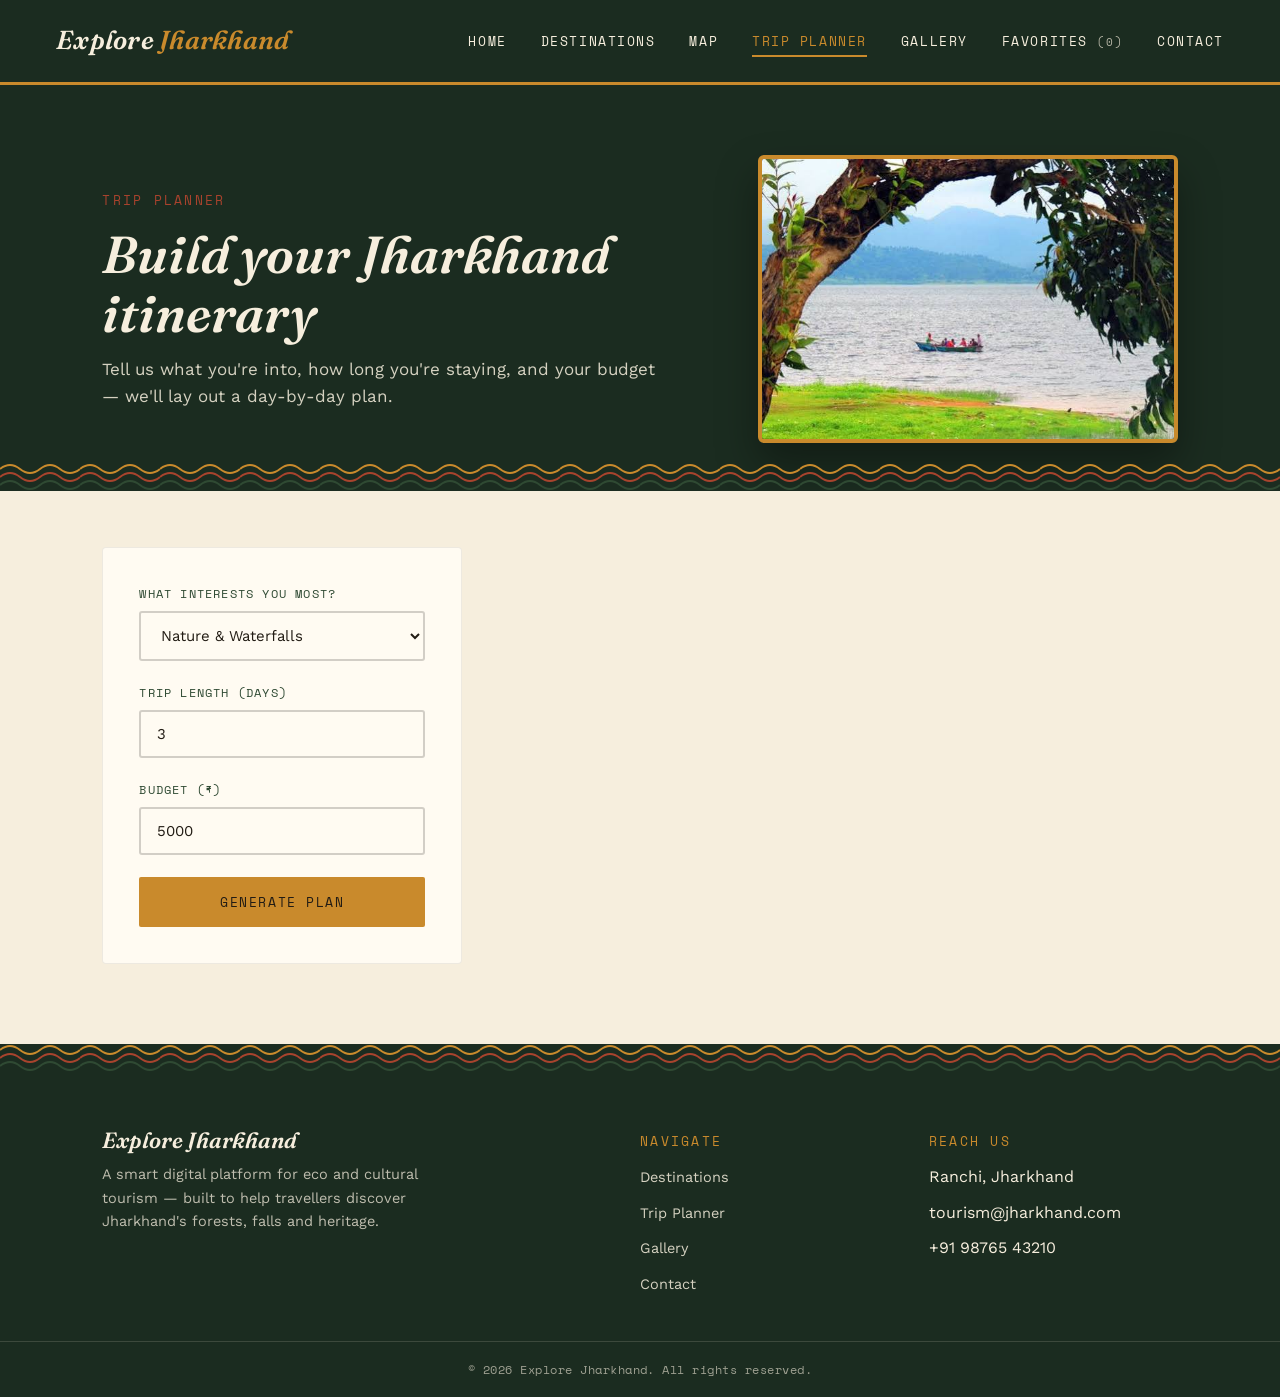
<file: planner.html>
<!DOCTYPE html>
<html lang="en">
<head>
<meta charset="UTF-8">
<meta name="viewport" content="width=device-width, initial-scale=1.0">
<title>Trip Planner — Explore Jharkhand</title>
<link rel="icon" href="data:image/svg+xml,%3Csvg xmlns='http://www.w3.org/2000/svg' viewBox='0 0 32 32'%3E%3Crect width='32' height='32' rx='6' fill='%231B2C20'/%3E%3Cpath d='M16 5c5 6 8 10 8 14a8 8 0 0 1-16 0c0-4 3-8 8-14z' fill='%23C98A2C'/%3E%3C/svg%3E">
<link rel="manifest" href="manifest.json">
<meta name="theme-color" content="#1B2C20">
<meta name="description" content="Build a day-by-day Jharkhand itinerary based on your interests, trip length and budget.">
<link rel="preconnect" href="https://fonts.googleapis.com">
<link href="https://fonts.googleapis.com/css2?family=Fraunces:ital,wght@0,300;0,600;1,500;1,600&family=Work+Sans:wght@400;500;600&family=Space+Mono:wght@400;700&display=swap" rel="stylesheet">
<link rel="stylesheet" href="style.css">
</head>
<body>

<nav class="site-nav">
  <a href="index.html" class="logo">Explore <span>Jharkhand</span></a>
  <button class="nav-toggle" aria-label="Toggle menu"><span></span><span></span><span></span></button>
  <ul class="nav-links">
  <li><a href="index.html">Home</a></li>
  <li><a href="destinations.html">Destinations</a></li>
  <li><a href="map.html">Map</a></li>
  <li><a href="planner.html" class="active">Trip Planner</a></li>
  <li><a href="gallery.html">Gallery</a></li>
  <li><a href="favorites.html">Favorites <span data-fav-count style="font-size:11px; opacity:0.7;">(0)</span></a></li>
  <li><a href="contact.html">Contact</a></li>
</ul>
</nav>

<section class="page-header">
  <div class="page-header-inner">
    <div class="page-header-text">
      <span class="eyebrow">Trip Planner</span>
      <h1>Build your Jharkhand itinerary</h1>
      <p>Tell us what you're into, how long you're staying, and your budget — we'll lay out a day-by-day plan.</p>
    </div>
    <div class="page-header-media">
  <img src="images/tour1.jpeg" alt="Jharkhand landscape">
</div>
  </div>
  <div class="frieze"></div>
</section>
<section class="section" style="padding-top:56px;">
  <div style="display:grid; grid-template-columns:360px 1fr; gap:48px;" id="plannerGrid">

    <div class="form-card" style="align-self:start;">
      <label class="field-label" for="interest">What interests you most?</label>
      <select id="interest" class="field">
        <option value="Nature">Nature &amp; Waterfalls</option>
        <option value="Wildlife">Wildlife &amp; Forests</option>
        <option value="Culture">Culture &amp; Temples</option>
      </select>

      <label class="field-label" for="days">Trip length (days)</label>
      <input type="number" id="days" class="field" min="1" max="10" value="3">

      <label class="field-label" for="budget">Budget (₹)</label>
      <input type="number" id="budget" class="field" min="0" value="5000">

      <button class="btn-earth" style="width:100%; border:none;" onclick="generatePlan()">Generate Plan</button>
    </div>

    <div id="result"></div>

  </div>
</section>

<style>
@media (max-width:820px){
  #plannerGrid{ grid-template-columns:1fr !important; }
}
</style>

<footer class="site-footer">
  <div class="frieze"></div>
  <div class="footer-inner">
    <div>
      <h5>Explore Jharkhand</h5>
      <p>A smart digital platform for eco and cultural tourism — built to help travellers discover Jharkhand's forests, falls and heritage.</p>
    </div>
    <div class="footer-col">
      <span class="eyebrow">Navigate</span>
      <ul>
        <li><a href="destinations.html">Destinations</a></li>
        <li><a href="planner.html">Trip Planner</a></li>
        <li><a href="gallery.html">Gallery</a></li>
        <li><a href="contact.html">Contact</a></li>
      </ul>
    </div>
    <div class="footer-col">
      <span class="eyebrow">Reach Us</span>
      <ul>
        <li>Ranchi, Jharkhand</li>
        <li>tourism@jharkhand.com</li>
        <li>+91 98765 43210</li>
      </ul>
    </div>
  </div>
  <div class="footer-bottom">© 2026 Explore Jharkhand. All rights reserved.</div>
</footer>

<script src="script.js"></script>
<script>
  if ('serviceWorker' in navigator) {
    window.addEventListener('load', function () {
      navigator.serviceWorker.register('sw.js').catch(function (err) {
        console.log('Service worker registration failed:', err);
      });
    });
  }
</script>
</body>
</html>
</file>
<file: style.css>
/* ==========================================================================
   Explore Jharkhand — Design System
   Palette + motifs drawn from Sohrai/Khovar tribal wall-painting traditions:
   mud-wall cream, comb-scraped ochre & terracotta friezes, forest green
   for the eco-tourism thread running through the site.
   ========================================================================== */

:root{
  --ink:        #221C14;
  --ink-soft:   #4A4234;
  --cream:      #F6EEDD;
  --card:       #FFFBF2;
  --forest:     #2F4A33;
  --forest-dark:#1B2C20;
  --terracotta: #A8432D;
  --terracotta-dark:#7E3220;
  --ochre:      #C98A2C;

  --font-display: "Fraunces", serif;
  --font-body:    "Work Sans", sans-serif;
  --font-mono:    "Space Mono", monospace;

  --frieze: url("data:image/svg+xml,%3Csvg xmlns='http://www.w3.org/2000/svg' width='80' height='28' viewBox='0 0 80 28'%3E%3Cpath d='M0 6 Q10 -2 20 6 T40 6 T60 6 T80 6' stroke='%23C98A2C' stroke-width='2' fill='none'/%3E%3Cpath d='M0 14 Q10 6 20 14 T40 14 T60 14 T80 14' stroke='%23A8432D' stroke-width='2' fill='none'/%3E%3Cpath d='M0 22 Q10 14 20 22 T40 22 T60 22 T80 22' stroke='%232F4A33' stroke-width='2' fill='none'/%3E%3C/svg%3E");
}

*{ margin:0; padding:0; box-sizing:border-box; }
html{ scroll-behavior:smooth; }

body{
  font-family:var(--font-body);
  color:var(--ink);
  background:var(--cream);
  line-height:1.6;
}

h1,h2,h3,h4,h5{
  font-family:var(--font-display);
  color:var(--ink);
  font-weight:600;
  line-height:1.15;
}

a{ color:inherit; }
img{ max-width:100%; display:block; }

.eyebrow{
  font-family:var(--font-mono);
  text-transform:uppercase;
  letter-spacing:0.18em;
  font-size:12.5px;
  color:var(--terracotta);
  display:inline-block;
  margin-bottom:14px;
}

a:focus-visible, button:focus-visible, input:focus-visible, select:focus-visible, textarea:focus-visible{
  outline:3px solid var(--ochre);
  outline-offset:2px;
}

@media (prefers-reduced-motion: reduce){
  *{ animation-duration:0.001ms !important; animation-iteration-count:1 !important; transition-duration:0.001ms !important; scroll-behavior:auto !important; }
}

.frieze{
  height:28px;
  width:100%;
  background-image:var(--frieze);
  background-repeat:repeat-x;
  background-size:80px 28px;
}

.site-nav{
  position:sticky;
  top:0;
  z-index:100;
  display:flex;
  justify-content:space-between;
  align-items:center;
  padding:20px 56px;
  background:var(--forest-dark);
  border-bottom:3px solid var(--ochre);
}

.site-nav .logo{
  font-family:var(--font-display);
  font-style:italic;
  font-weight:600;
  color:var(--cream);
  font-size:26px;
  letter-spacing:0.01em;
  text-decoration:none;
}

.site-nav .logo span{ color:var(--ochre); }

.nav-links{ display:flex; align-items:center; gap:34px; list-style:none; }

.nav-links a{
  font-family:var(--font-mono);
  font-size:13px;
  text-transform:uppercase;
  letter-spacing:0.12em;
  color:var(--cream);
  text-decoration:none;
  padding-bottom:4px;
  border-bottom:2px solid transparent;
  transition:border-color 0.2s ease, color 0.2s ease;
}

.nav-links a:hover, .nav-links a.active{
  color:var(--ochre);
  border-bottom-color:var(--ochre);
}

.nav-toggle{ display:none; flex-direction:column; gap:5px; background:none; border:none; cursor:pointer; padding:6px; }
.nav-toggle span{ width:26px; height:2px; background:var(--cream); }

@media (max-width:860px){
  .site-nav{ padding:18px 24px; }
  .nav-toggle{ display:flex; }
  .nav-links{
    position:absolute; top:100%; left:0; right:0;
    background:var(--forest-dark);
    flex-direction:column; align-items:flex-start; gap:0;
    max-height:0; overflow:hidden;
    transition:max-height 0.3s ease;
    border-bottom:3px solid var(--ochre);
  }
  .nav-links.open{ max-height:320px; }
  .nav-links li{ width:100%; }
  .nav-links a{ display:block; width:100%; padding:16px 24px; border-bottom:1px solid rgba(246,238,221,0.12); }
}

.btn-earth{
  display:inline-block;
  font-family:var(--font-mono);
  text-transform:uppercase;
  letter-spacing:0.12em;
  font-size:13px;
  padding:15px 32px;
  background:var(--ochre);
  color:var(--ink);
  border:2px solid var(--ink);
  border-radius:2px;
  text-decoration:none;
  cursor:pointer;
  transition:background 0.2s ease, color 0.2s ease, transform 0.2s ease;
}
.btn-earth:hover{ background:var(--terracotta); color:var(--cream); transform:translateY(-2px); }
.btn-earth.outline{ background:transparent; color:var(--cream); border-color:var(--cream); }
.btn-earth.outline:hover{ background:var(--cream); color:var(--ink); }

.link-arrow{
  font-family:var(--font-mono);
  font-size:13px;
  text-transform:uppercase;
  letter-spacing:0.08em;
  color:var(--terracotta);
  text-decoration:none;
  border-bottom:1px solid var(--terracotta);
  padding-bottom:2px;
  transition:color 0.2s ease, border-color 0.2s ease;
}
.link-arrow:hover{ color:var(--forest); border-color:var(--forest); }

.pill{
  font-family:var(--font-mono);
  font-size:12.5px;
  text-transform:uppercase;
  letter-spacing:0.1em;
  padding:10px 22px;
  border-radius:999px;
  border:2px solid var(--ink);
  background:transparent;
  color:var(--ink);
  cursor:pointer;
  transition:all 0.2s ease;
}
.pill.is-active, .pill:hover{ background:var(--ink); color:var(--cream); }
.pill[data-type="eco"].is-active{ background:var(--forest); border-color:var(--forest); }
.pill[data-type="cultural"].is-active{ background:var(--terracotta); border-color:var(--terracotta); }

.hero{
  position:relative;
  min-height:88vh;
  display:flex;
  flex-direction:column;
  justify-content:center;
  align-items:flex-start;
  padding:0 8%;
  color:var(--cream);
  background-image:linear-gradient(180deg, rgba(27,44,32,0.35), rgba(27,44,32,0.75)), url('images/tour.jpeg');
  background-size:cover;
  background-position:center;
}
.hero .eyebrow{ color:var(--ochre); }
.hero h1{ font-size:clamp(38px, 6vw, 74px); font-style:italic; font-weight:600; color:var(--cream); max-width:14ch; margin-bottom:22px; }
.hero p{ font-size:19px; max-width:46ch; color:rgba(246,238,221,0.9); margin-bottom:32px; }
.hero .frieze{ position:absolute; bottom:0; left:0; opacity:0.9; }

.page-header{
  padding:70px 8% 0;
  background:var(--forest-dark);
  color:var(--cream);
  position:relative;
  overflow:hidden;
}

.page-header-inner{
  display:grid;
  grid-template-columns:1fr 420px;
  gap:48px;
  align-items:center;
  max-width:1280px;
  margin:0 auto;
  padding-bottom:48px;
}

.page-header-media{
  border-radius:6px;
  overflow:hidden;
  border:4px solid var(--ochre);
  box-shadow:0 20px 40px rgba(0,0,0,0.35);
}
.page-header-media img{
  width:100%;
  height:280px;
  object-fit:cover;
  display:block;
}

@media (max-width:820px){
  .page-header-inner{ grid-template-columns:1fr; }
  .page-header-media img{ height:220px; }
}
.page-header h1{ color:var(--cream); font-style:italic; font-size:clamp(32px,4.5vw,52px); }
.page-header p{ max-width:52ch; color:rgba(246,238,221,0.85); margin-top:12px; font-size:17px; }
.page-header .frieze{ position:absolute; bottom:0; left:0; }

.section{ padding:80px 8%; max-width:1280px; margin:0 auto; }
.section-alt{ background:#EFE4CC; }
.section-head{ margin-bottom:48px; }
.section-head h2{ font-size:clamp(28px,3.4vw,40px); }

.grid{ display:grid; grid-template-columns:repeat(auto-fit, minmax(280px,1fr)); gap:32px; }

.place-card{
  background:var(--card);
  border-radius:4px;
  overflow:hidden;
  border:1px solid rgba(34,28,20,0.08);
  transition:transform 0.25s ease, box-shadow 0.25s ease;
}
.place-card:hover{ transform:translateY(-6px); box-shadow:0 18px 30px rgba(34,28,20,0.18); }
.place-card .thumb{ position:relative; height:230px; overflow:hidden; }
.place-card .thumb img{ width:100%; height:100%; object-fit:cover; transition:transform 0.4s ease; }
.place-card:hover .thumb img{ transform:scale(1.06); }

.place-tag{
  position:absolute;
  top:14px; left:14px;
  z-index:2;
  font-family:var(--font-mono);
  font-size:11px;
  text-transform:uppercase;
  letter-spacing:0.1em;
  padding:6px 12px;
  border-radius:999px;
  color:var(--cream);
}
.place-tag.eco{ background:var(--forest); }
.place-tag.cultural{ background:var(--terracotta); }

.place-card .body{ padding:22px 24px 26px; }
.place-card h5{ font-size:21px; margin-bottom:8px; }
.place-card p{ color:var(--ink-soft); font-size:15px; margin-bottom:16px; }

.info-card{ background:var(--card); border:1px solid rgba(34,28,20,0.08); border-radius:4px; padding:30px 26px; }
.info-card .icon{ margin-bottom:16px; color:var(--terracotta); }
.info-card h4{ font-size:20px; margin-bottom:6px; }
.info-card .when{ font-family:var(--font-mono); font-size:12.5px; letter-spacing:0.08em; color:var(--forest); text-transform:uppercase; margin-bottom:10px; display:block; }
.info-card p:last-child{ color:var(--ink-soft); font-size:15px; }

.stats-row{ display:grid; grid-template-columns:repeat(auto-fit, minmax(200px,1fr)); }
.stat{ text-align:center; padding:20px 10px; border-left:1px solid rgba(34,28,20,0.15); }
.stat:first-child{ border-left:none; }
.stat .num{ font-family:var(--font-display); font-style:italic; font-size:52px; color:var(--terracotta); }
.stat .label{ font-family:var(--font-mono); font-size:12.5px; letter-spacing:0.1em; text-transform:uppercase; color:var(--ink-soft); margin-top:6px; }

@media (max-width:700px){
  .stat{ border-left:none; border-top:1px solid rgba(34,28,20,0.15); }
  .stat:first-child{ border-top:none; }
}

.site-footer{ background:var(--forest-dark); color:var(--cream); position:relative; }
.site-footer .frieze{ position:relative; top:0; }
.footer-inner{ padding:56px 8% 34px; display:grid; grid-template-columns:2fr 1fr 1fr; gap:40px; }
.footer-inner h5{ color:var(--cream); font-style:italic; font-size:22px; margin-bottom:10px; }
.footer-inner p{ color:rgba(246,238,221,0.75); font-size:14.5px; max-width:38ch; }
.footer-col .eyebrow{ color:var(--ochre); margin-bottom:12px; }
.footer-col ul{ list-style:none; }
.footer-col ul li{ margin-bottom:10px; }
.footer-col ul a{ color:rgba(246,238,221,0.85); text-decoration:none; font-size:14.5px; }
.footer-col ul a:hover{ color:var(--ochre); }
.footer-bottom{ border-top:1px solid rgba(246,238,221,0.15); padding:18px 8%; font-family:var(--font-mono); font-size:12px; color:rgba(246,238,221,0.6); text-align:center; letter-spacing:0.04em; }

@media (max-width:760px){ .footer-inner{ grid-template-columns:1fr; } }

.modal-backdrop-custom{
  position:fixed; inset:0;
  background:rgba(27,20,14,0.6);
  display:none;
  align-items:center; justify-content:center;
  z-index:1000;
  padding:20px;
}
.modal-backdrop-custom.open{ display:flex; }

.modal-box{ background:var(--card); max-width:480px; width:100%; border-radius:4px; overflow:hidden; border-top:6px solid var(--ochre); position:relative; }
.modal-box .thumb{ height:200px; overflow:hidden; }
.modal-box .thumb img{ width:100%; height:100%; object-fit:cover; }
.modal-box .content{ padding:28px 30px 32px; }
.modal-box h3{ font-size:26px; margin-bottom:16px; }
.modal-box .fact{ display:flex; gap:10px; margin-bottom:8px; font-size:15px; }
.modal-box .fact .k{ font-family:var(--font-mono); text-transform:uppercase; font-size:11.5px; letter-spacing:0.08em; color:var(--forest); min-width:96px; padding-top:2px; }
.modal-close{
  position:absolute; top:14px; right:16px;
  background:var(--ink); color:var(--cream);
  border:none; width:34px; height:34px; border-radius:50%;
  font-size:18px; cursor:pointer; line-height:1;
}

.gallery-item{ position:relative; border-radius:4px; overflow:hidden; height:280px; }
.gallery-item img{ width:100%; height:100%; object-fit:cover; transition:transform 0.4s ease; }
.gallery-item:hover img{ transform:scale(1.08); }
.gallery-caption{
  position:absolute; left:0; right:0; bottom:0;
  padding:16px 18px;
  background:linear-gradient(0deg, rgba(27,20,14,0.85), transparent);
  color:var(--cream);
  transform:translateY(8px);
  opacity:0.92;
}
.gallery-caption h5{ color:var(--cream); font-size:17px; }

.field-label{ font-family:var(--font-mono); font-size:12px; text-transform:uppercase; letter-spacing:0.1em; color:var(--forest); display:block; margin-bottom:8px; }

.field{
  width:100%;
  padding:13px 16px;
  border:2px solid rgba(34,28,20,0.2);
  border-radius:3px;
  background:var(--card);
  font-family:var(--font-body);
  font-size:15px;
  color:var(--ink);
  margin-bottom:22px;
}
.field:focus{ border-color:var(--ochre); outline:none; }

.form-card{ background:var(--card); border:1px solid rgba(34,28,20,0.08); border-radius:4px; padding:36px; }

.success-panel{
  background:var(--card);
  border:1px solid rgba(34,28,20,0.08);
  border-left:6px solid var(--forest);
  border-radius:4px;
  padding:36px;
  text-align:left;
}
.success-panel h3{ margin-bottom:10px; }
.success-panel p{ color:var(--ink-soft); margin-bottom:20px; }

.plan-summary{ background:var(--forest); color:var(--cream); border-radius:4px; padding:26px 28px; margin-bottom:36px; }
.plan-summary .eyebrow{ color:var(--ochre); margin-bottom:8px; }
.plan-summary h3{ color:var(--cream); font-style:italic; font-size:26px; margin-bottom:14px; }
.plan-summary .facts{ display:flex; flex-wrap:wrap; gap:24px; font-family:var(--font-mono); font-size:13px; letter-spacing:0.04em; }
.plan-summary .facts b{ display:block; font-family:var(--font-display); font-style:normal; font-size:18px; margin-top:2px; }

.timeline{ position:relative; padding-left:8px; }
.timeline::before{
  content:'';
  position:absolute;
  left:37px; top:6px; bottom:6px;
  width:2px;
  background:repeating-linear-gradient(to bottom, var(--ochre) 0 6px, transparent 6px 12px);
}
.timeline-item{ display:flex; gap:24px; margin-bottom:28px; position:relative; }
.timeline-day{
  flex:0 0 76px;
  height:76px;
  border-radius:50%;
  background:var(--card);
  border:3px solid var(--terracotta);
  display:flex; align-items:center; justify-content:center;
  font-family:var(--font-mono);
  font-size:13px;
  text-align:center;
  z-index:1;
}
.timeline-item .place-card{ flex:1; display:flex; overflow:hidden; }
.timeline-item .place-card .thumb{ width:180px; height:auto; flex:0 0 180px; }
.timeline-item .place-card .body{ flex:1; }

@media (max-width:640px){
  .timeline::before{ left:27px; }
  .timeline-day{ flex:0 0 56px; height:56px; font-size:11px; }
  .timeline-item .place-card{ flex-direction:column; }
  .timeline-item .place-card .thumb{ width:100%; height:160px; }
}
/* ==========================================================================
   Page load fade-in
   ========================================================================== */



@media (prefers-reduced-motion: reduce){
  body{ opacity:1; animation:none; }
}
/* ==========================================================================
   Favorites, detail page, map
   ========================================================================== */

.fav-btn{
  position:absolute;
  top:14px; right:14px;
  z-index:2;
  width:36px; height:36px;
  border-radius:50%;
  border:none;
  background:rgba(255,251,242,0.9);
  color:var(--ink);
  display:flex; align-items:center; justify-content:center;
  cursor:pointer;
  transition:background 0.2s ease, color 0.2s ease, transform 0.15s ease;
}
.fav-btn:hover{ transform:scale(1.08); }
.fav-btn.is-active{ background:var(--terracotta); color:var(--cream); }

.fav-btn-wide{
  width:100%;
  display:flex; align-items:center; justify-content:center; gap:10px;
  padding:14px 20px;
  font-family:var(--font-mono);
  font-size:13px;
  text-transform:uppercase;
  letter-spacing:0.1em;
  background:transparent;
  border:2px solid var(--terracotta);
  color:var(--terracotta);
  border-radius:2px;
  cursor:pointer;
  transition:background 0.2s ease, color 0.2s ease;
}
.fav-btn-wide.is-active{ background:var(--terracotta); color:var(--cream); }
.fav-btn-wide:hover{ background:var(--terracotta); color:var(--cream); }

#detailMap, #siteMap{
  filter:sepia(8%) saturate(85%);
}

.detail-grid{ grid-template-columns:1fr 320px; }
@media (max-width:820px){
  .detail-grid{ grid-template-columns:1fr !important; }
}

#siteMap{
  width:100%;
  height:560px;
  border-radius:4px;
  border:1px solid rgba(34,28,20,0.15);
}

@media (max-width:700px){
  #siteMap{ height:420px; }
}
/* ==========================================================================
   Toast notifications
   ========================================================================== */

#toastContainer{
  position:fixed;
  bottom:24px;
  right:24px;
  z-index:2000;
  display:flex;
  flex-direction:column;
  gap:10px;
}

.toast{
  background:var(--ink);
  color:var(--cream);
  padding:14px 20px;
  border-radius:4px;
  font-family:var(--font-mono);
  font-size:13px;
  letter-spacing:0.02em;
  box-shadow:0 10px 24px rgba(0,0,0,0.25);
  display:flex;
  align-items:center;
  gap:10px;
  border-left:4px solid var(--ochre);
  opacity:0;
  transform:translateY(12px);
  animation:toastIn 0.25s ease forwards;
}

.toast.toast-out{
  animation:toastOut 0.25s ease forwards;
}

@keyframes toastIn{
  to{ opacity:1; transform:translateY(0); }
}
@keyframes toastOut{
  to{ opacity:0; transform:translateY(8px); }
}

@media (max-width:600px){
  #toastContainer{ left:16px; right:16px; bottom:16px; }
  .toast{ width:100%; box-sizing:border-box; }
}
/* ==========================================================================
   Page load fade-in — quick and subtle
   ========================================================================== */

body{
  opacity:0.9;
  animation:pageFadeIn 0.15s ease-out forwards;
}

@keyframes pageFadeIn{
  from{ opacity:0.9; }
  to{ opacity:1; }
}

@media (prefers-reduced-motion: reduce){
  body{ opacity:1; animation:none; }
}
</file>
